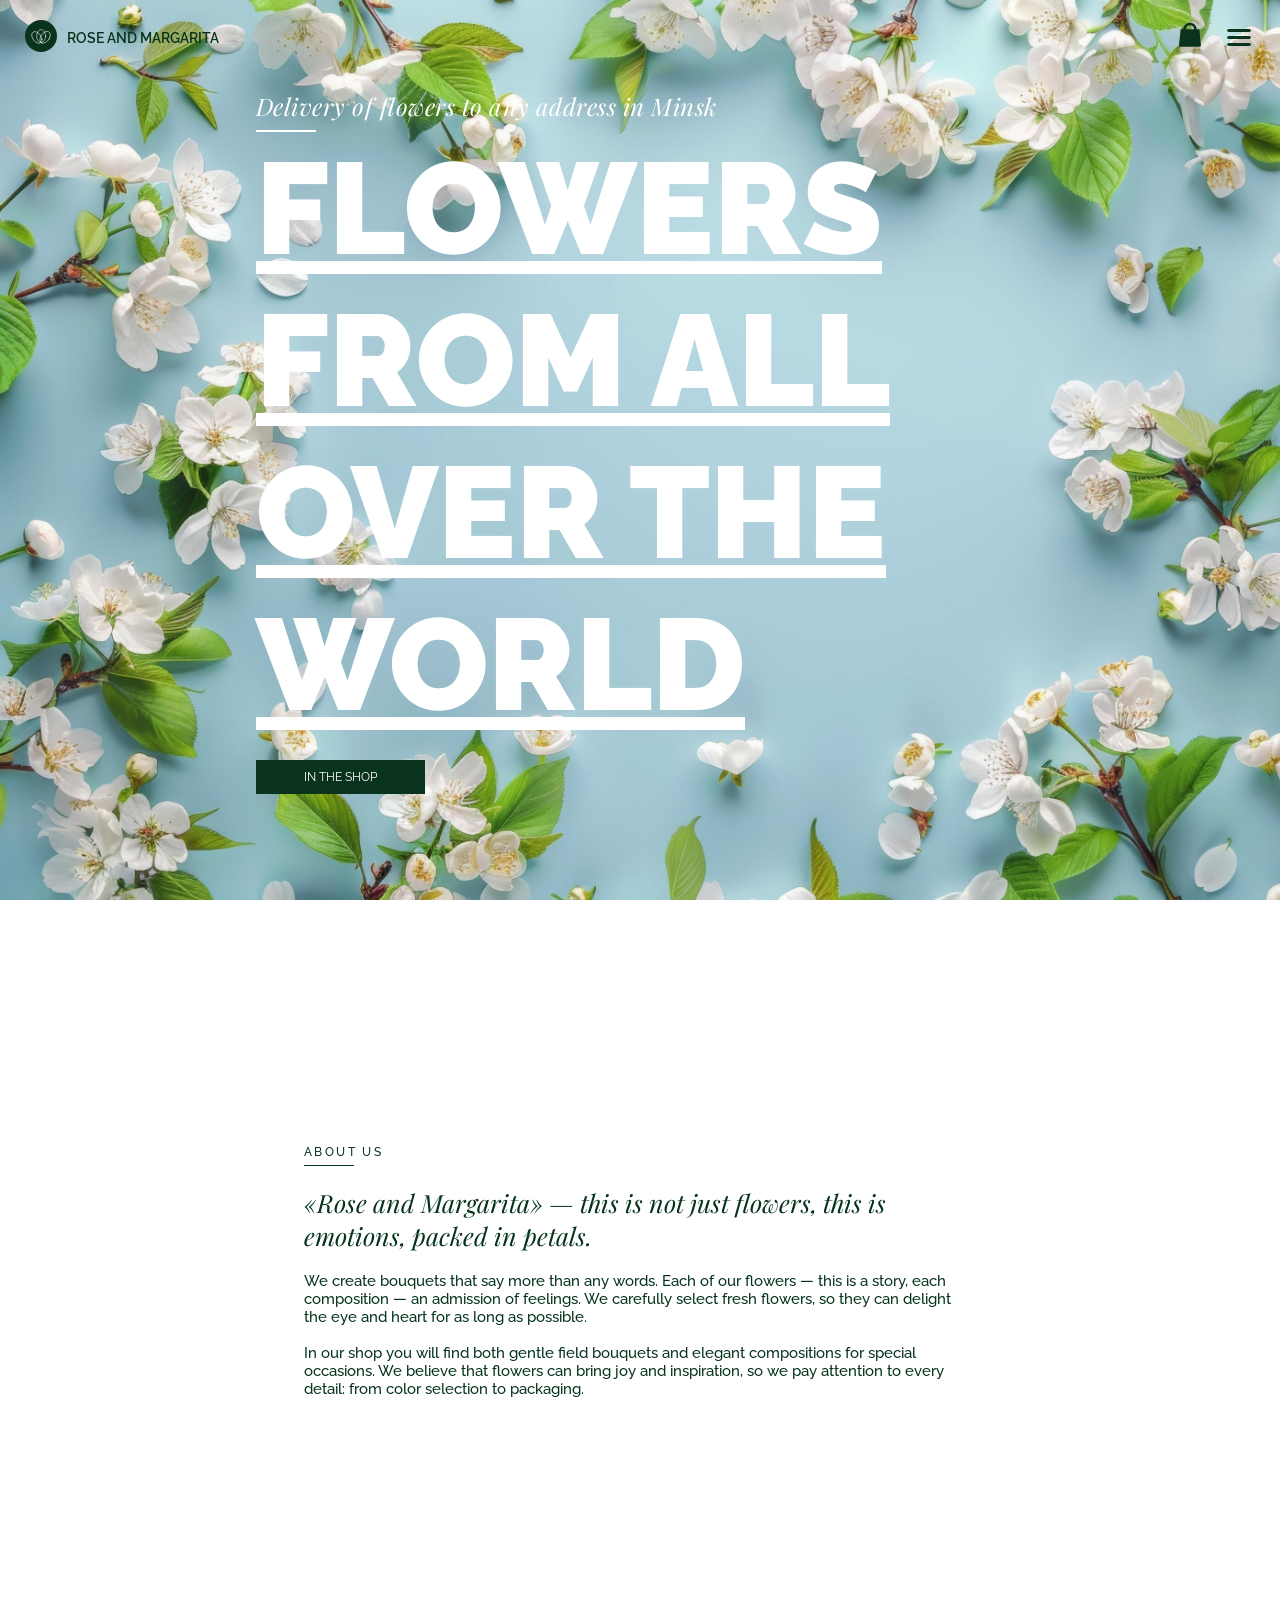
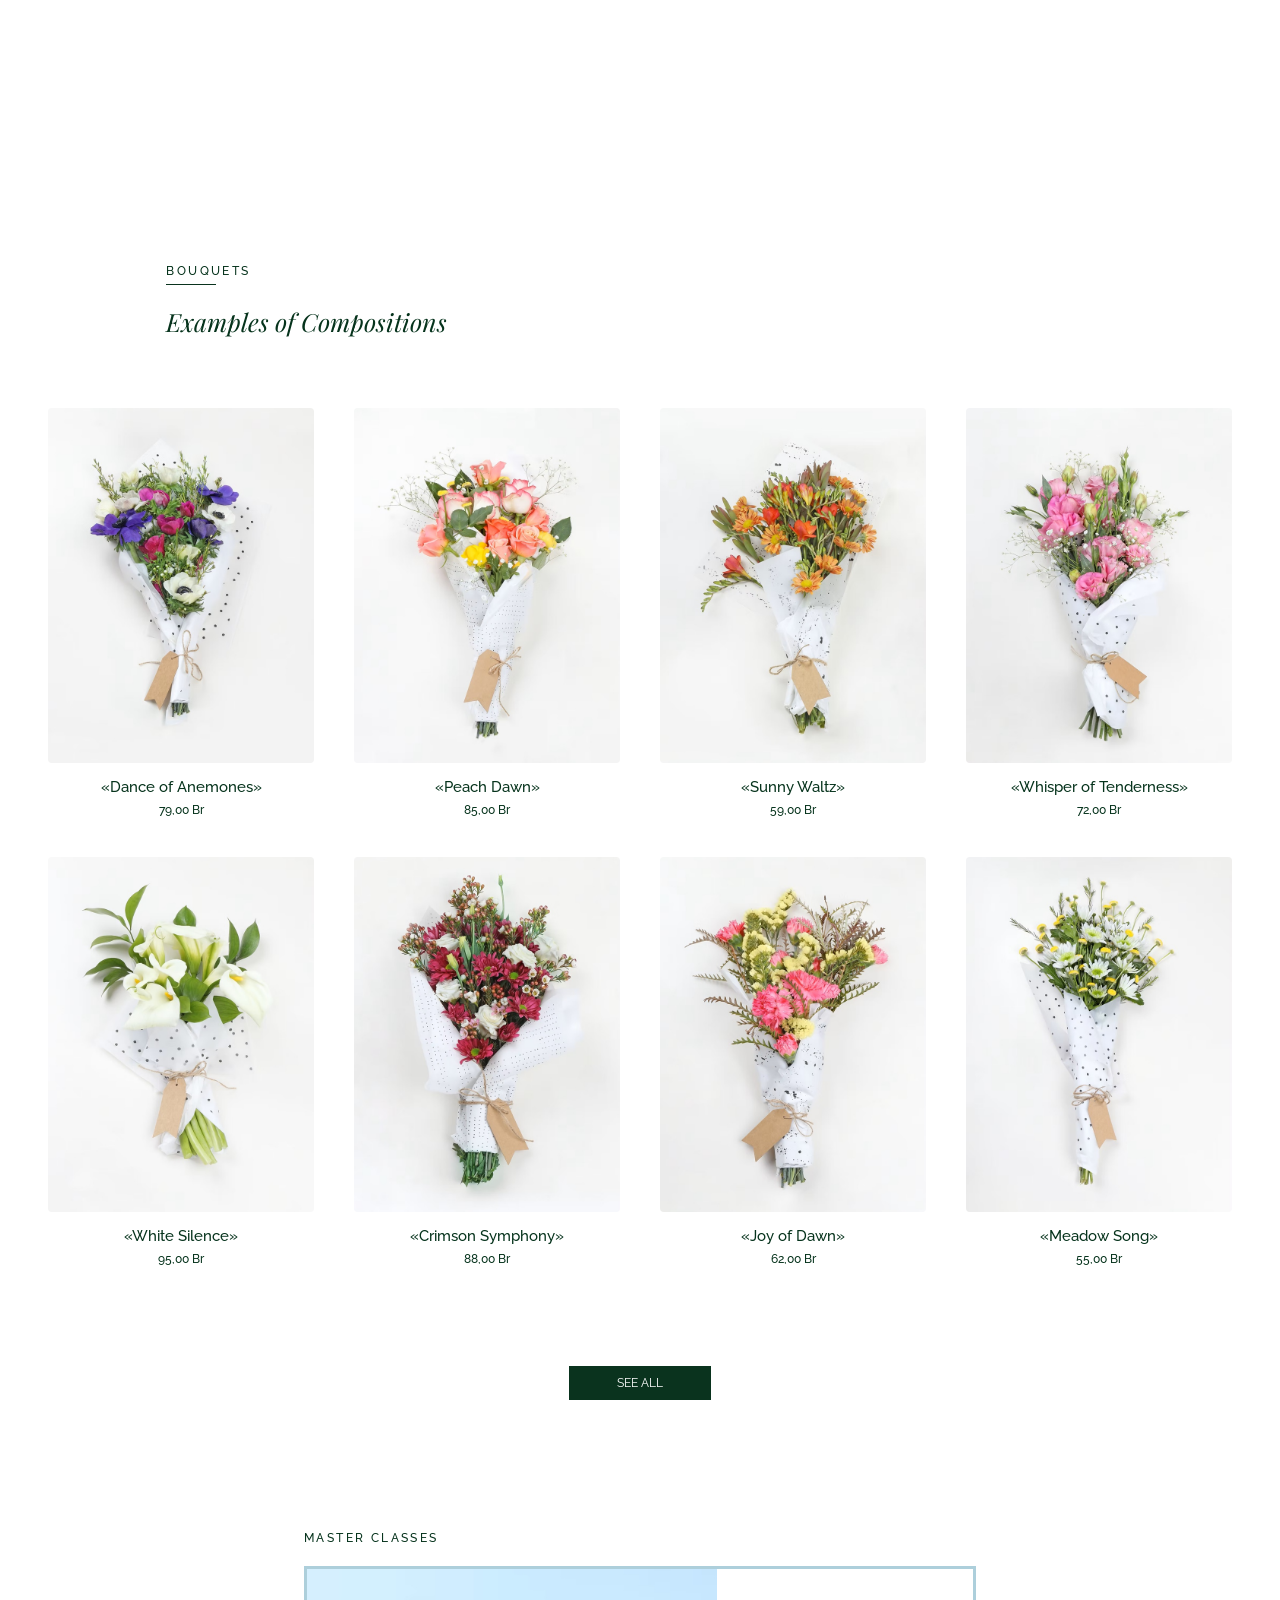
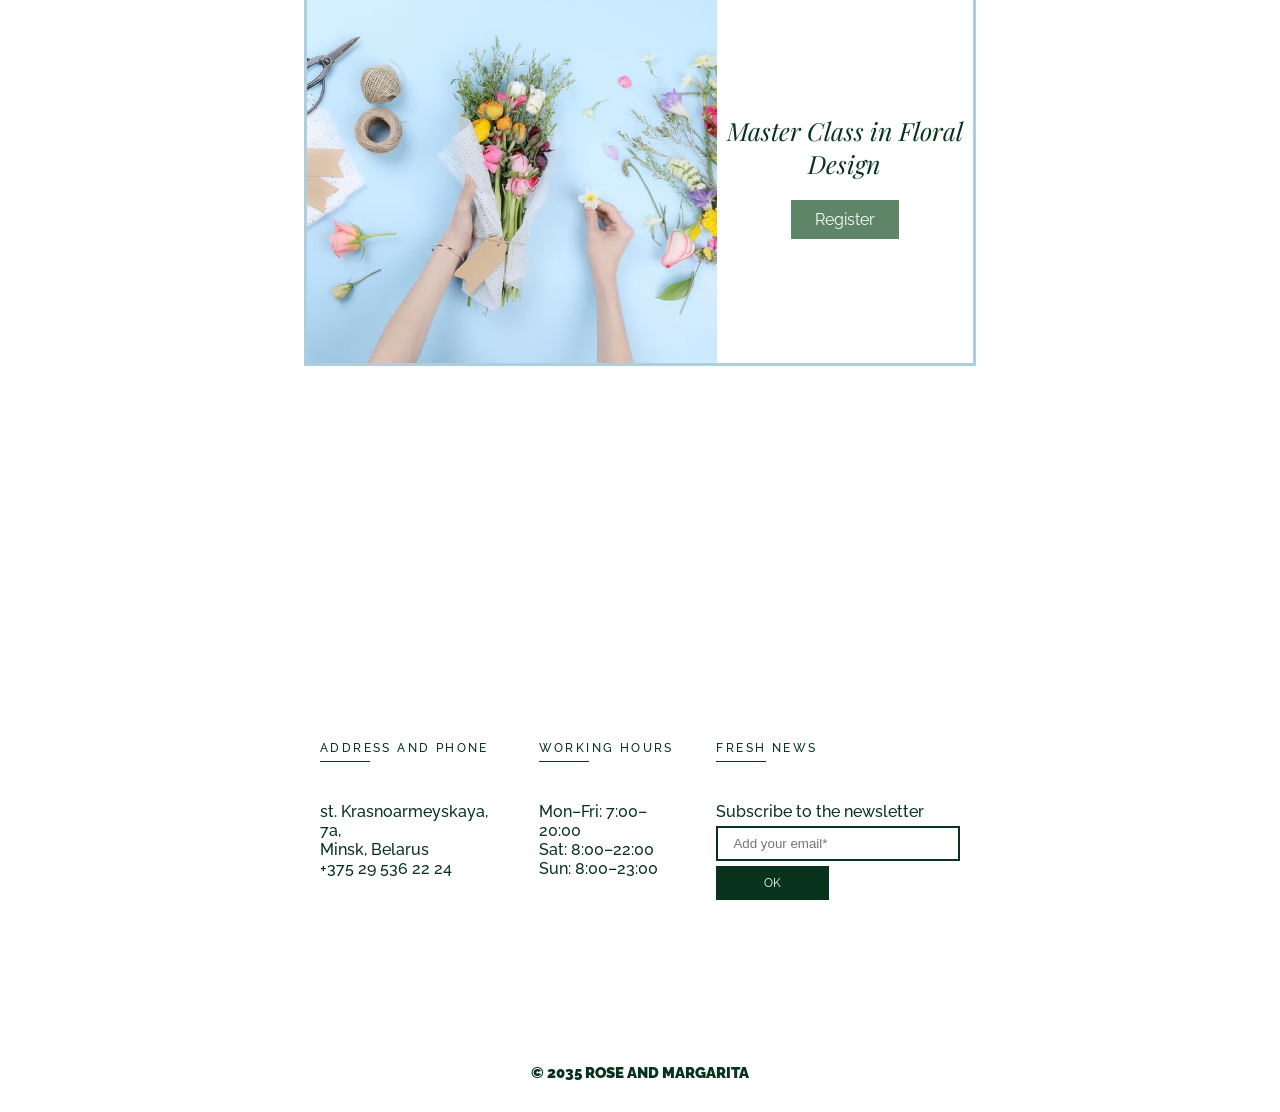
<file: index.html>
<!DOCTYPE html>
<html lang="en">
<head>
    <meta charset="UTF-8">
    <meta name="viewport" content="width=device-width, initial-scale=1">

    <link rel="stylesheet" href="./css/base.css" type="text/css">
    <link rel="stylesheet" href="./css/shop.css" type="text/css">
    <link rel="stylesheet" href="./css/master_classes.css" type="text/css">
    <link rel="stylesheet" href="./css/index.css" type="text/css">

    <link rel="preconnect" href="https://fonts.googleapis.com">
    <link rel="preconnect" href="https://fonts.gstatic.com" crossorigin>
    <link href="https://fonts.googleapis.com/css2?family=Playfair+Display:ital,wght@0,400..900;1,400..900&family=Raleway:ital,wght@0,100..900;1,100..900&display=swap" rel="stylesheet">


    <title>Rose and Margarita</title>
</head>
<body>
    <div class="wrapper">
        <div class="wrapper2">
            <header class="header">
                <div class="header_left">
                    <div class="logo">
                        <svg viewBox="0 0 31.90909 31.90909" version="1.1" id="svg1" xmlns="http://www.w3.org/2000/svg" xmlns:svg="http://www.w3.org/2000/svg">
                            <g id="g5" transform="translate(-61.3636389,-71.3863592)">
                                <circle class="Background" style="fill:#0a331e;fill-opacity:1;fill-rule:evenodd;stroke-width:0.264583" id="path1" cx="77.318184" cy="87.340904" r="15.954545" />
                                <g id="g4" transform="matrix(0.89294894,0,0,0.7574949,8.4292301,21.365624)">
                                    <ellipse class="petal" style="fill:none;fill-opacity:1;fill-rule:evenodd;stroke:#ffffff;stroke-width:0.643939;stroke-dasharray:none;stroke-opacity:1" id="path2-5" ry="8.5825109" rx="4.9771986" cy="86.669884" cx="77.916397" transform="matrix(0.99997479,0.00710014,-0.00666787,0.99997777,0,0)" />
                                    <ellipse class="petal" style="fill:none;fill-opacity:1;fill-rule:evenodd;stroke:#ffffff;stroke-width:0.634505;stroke-dasharray:none;stroke-opacity:1" id="path2" ry="8.3250303" rx="4.9819074" cy="42.943268" cx="112.836" transform="rotate(26.567566)" />
                                    <ellipse class="petal" style="fill:none;fill-opacity:1;fill-rule:evenodd;stroke:#ffffff;stroke-width:0.663329;stroke-dasharray:none;stroke-opacity:1" id="path2-8" ry="7.2217212" rx="6.2766562" cy="56.139534" cx="76.794029" transform="matrix(0.9033542,0.42889532,0.05606451,0.99842715,0,0)" />
                                </g>
                            </g>
                        </svg>


                    </div>
                    <a href="index.html" title="Open main page">Rose and Margarita</a>
                </div>
                <div class="header_right">
                    <div class="bag_icon">
                        <svg xmlns="http://www.w3.org/2000/svg" viewBox="0 0 24 24" fill="currentColor"  class="bag">
                            <path class="bag_body" d="M5 7h14l1.2 12a1 1 0 0 1-1 1H4.8a1 1 0 0 1-1-1L5 7Z" />
                            <path class="bag_handle" d="M8 7a4 4 0 0 1 8 0" fill="none" stroke-width="2"/>
                        </svg>
                    </div>

                    <div class="menu">
                        <div class="hamburger">
                            <div></div>
                            <div></div>
                            <div></div>
                        </div>
                    </div>
                </div>
            </header>

            <section class="hero" id="main">
                <div class="hero_aligner">
                <p class="subInfo">Delivery of flowers to any address in Minsk</p>
                <p class="bannerWords">flowers<br>from all <br>over the <br> world</p>
                <a class="button_a" href="#shop" title="Open products">in the shop</a>
                </div>
            </section>

            <section id="aboutUs" class="aboutUs">
                <div class="container">
                    <p class="subtitle">about us</p>
                    <p class="sectionTitle">&laquo;Rose and Margarita&raquo; &mdash; this is not just flowers, this is emotions, packed in petals.</p>
                    <p class="textInfo">We create bouquets that say more than any words. Each of our flowers &mdash; this is a story,
                        each composition &mdash; an admission of feelings. We carefully select fresh flowers,
                        so they can delight the eye and heart for as long as possible.<br><br>
                        In our shop you will find both gentle field bouquets and elegant compositions for special occasions.
                        We believe that flowers can bring joy and inspiration, so we pay attention to every detail:
                        from color selection to packaging.
                        </p>
                </div>
            </section>

            <section class="shop" id="shop">
                <div class="container">
                    <p class="subtitle">bouquets</p>
                    <p class="sectionTitle">Examples of Compositions</p>
                    <template id="product_template">
                        <article class="product">
                            <img class="product_image" src="" alt="" />
                                <p class="product_title textInfo"></p>
                                <p class="product_price textInfo"></p>
                        </article>
                    </template>
                    <section id="products" class="products"></section>
                    <a class="button_a" href="shop.html" title="Open shop" target="_blank">see all</a>
                </div>
            </section>

            <section class="master_classes">
                <div class="container">
                    <p class="subtitle">master classes</p>
                    <div class="master_class_div">
                        <div class="master_class_bg_image"></div>
                        <div class="master_class_info">
                            <a class="sectionTitle" href="master_class_registration.html" title="Go to registration for this master class">Master Class in Floral Design</a>
                            <a class="button_a" href="master_class_registration.html" title="Open registration for this master class" target="_blank">Register</a>
                        </div>
                    </div>
                </div>
            </section>

            <footer class="footer">
                <div id="contacts" class="container">
                    <div class="address_phone">
                        <p class="subtitle">address and phone</p>
                        <p class="textInfo">
                            st. Krasnoarmeyskaya, 7a,<br>
                            Minsk, Belarus<br>
                            <a class="textInfo" title="Call">+375 29 536 22 24</a>
                        </p>
                    </div>
                    <div class="working_hours">
                        <p class="subtitle">working hours</p>
                        <p class="textInfo">
                            Mon–Fri: 7:00&ndash;20:00<br>
                            Sat: 8:00&ndash;22:00<br>
                            Sun: 8:00&ndash;23:00
                        </p>
                    </div>

                    <div class="news">
                        <p class="subtitle">fresh news</p>
                        <form method="POST" action="#" class="formNews" onsubmit="return signForNews(event)" >
                            <label for="newsEmail" class="textInfo">Subscribe to the newsletter</label><br>
                            <input id="newsEmail" type="email" placeholder="Add your email*"  required/>
                            <button type="submit">ok</button>
                        </form>
                    </div>

                </div>
                <div class="copyright">
                    <p class="textInfo">&copy; 2035 ROSE AND MARGARITA</p>
                </div>
            </footer>

            <div class="overlay" id="menu_overlay" hidden></div>

            <nav class="offcanvas" id="site_menu" >
            <div class="offcanvas_close" id="menu_close">
                <div></div>
                <div></div>
            </div>
            <ul class="offcanvas_list">
                <li><a class="offcanvas_link textInfo" href="index.html" title="Open main page">main</a></li>
                <li><a class="offcanvas_link textInfo" href="#aboutUs" title="Open information about us">about us</a></li>
                <li><a class="offcanvas_link textInfo" href="shop.html" title="Open shop" target="_blank">shop</a></li>
                <li><a class="offcanvas_link textInfo" href="master_classes.html" title="Open page about master classes" target="_blank">master classes</a></li>
                <li><a class="offcanvas_link textInfo" href="#contacts" title="Open information about address and phone">address and phone</a></li>
            </ul>
        </nav>

        </div>
    </div>

    <script type="module" src="./scripts/shop.js" defer></script>
</body>
</html>
</file>
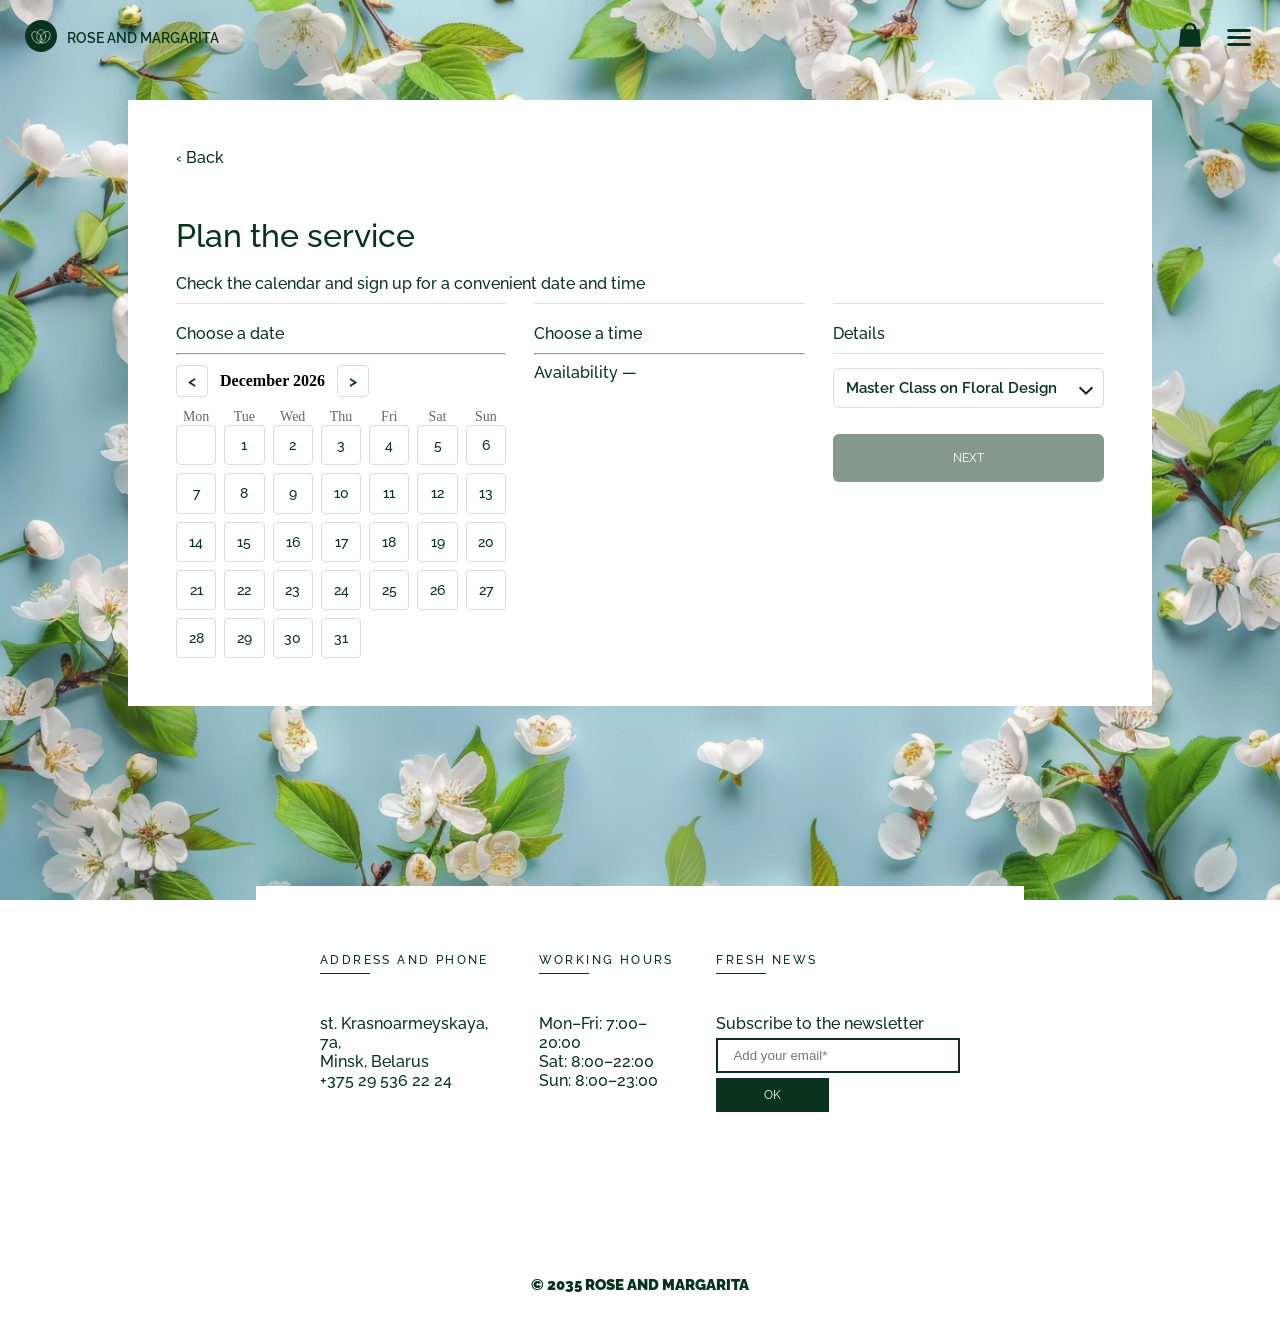
<file: master_class_registration.html>
<!DOCTYPE html>
<html lang="en">
<head>
    <meta charset="UTF-8">
    <meta name="viewport" content="width=device-width, initial-scale=1">

    <link rel="stylesheet" href="./css/base.css" type="text/css">
    <link rel="stylesheet" href="./css/master_class_registration_style.css">


    <link rel="preconnect" href="https://fonts.googleapis.com">
    <link rel="preconnect" href="https://fonts.gstatic.com" crossorigin>
    <link href="https://fonts.googleapis.com/css2?family=Playfair+Display:ital,wght@0,400..900;1,400..900&family=Raleway:ital,wght@0,100..900;1,100..900&display=swap" rel="stylesheet">

    <title>Registration for Master Class</title>
</head>
<body>
    <div class="wrapper">
        <div class="wrapper2">
            <header class="header">
                <div class="header_left">
                    <div class="logo">
                        <svg viewBox="0 0 31.90909 31.90909" version="1.1" id="svg1" xmlns="http://www.w3.org/2000/svg" xmlns:svg="http://www.w3.org/2000/svg">
                            <g id="g5" transform="translate(-61.3636389,-71.3863592)">
                                <circle class="Background" style="fill:#0a331e;fill-opacity:1;fill-rule:evenodd;stroke-width:0.264583" id="path1" cx="77.318184" cy="87.340904" r="15.954545" />
                                <g id="g4" transform="matrix(0.89294894,0,0,0.7574949,8.4292301,21.365624)">
                                    <ellipse class="petal" style="fill:none;fill-opacity:1;fill-rule:evenodd;stroke:#ffffff;stroke-width:0.643939;stroke-dasharray:none;stroke-opacity:1" id="path2-5" ry="8.5825109" rx="4.9771986" cy="86.669884" cx="77.916397" transform="matrix(0.99997479,0.00710014,-0.00666787,0.99997777,0,0)" />
                                    <ellipse class="petal" style="fill:none;fill-opacity:1;fill-rule:evenodd;stroke:#ffffff;stroke-width:0.634505;stroke-dasharray:none;stroke-opacity:1" id="path2" ry="8.3250303" rx="4.9819074" cy="42.943268" cx="112.836" transform="rotate(26.567566)" />
                                    <ellipse class="petal" style="fill:none;fill-opacity:1;fill-rule:evenodd;stroke:#ffffff;stroke-width:0.663329;stroke-dasharray:none;stroke-opacity:1" id="path2-8" ry="7.2217212" rx="6.2766562" cy="56.139534" cx="76.794029" transform="matrix(0.9033542,0.42889532,0.05606451,0.99842715,0,0)" />
                                </g>
                            </g>
                        </svg>


                    </div>
                    <a href="index.html" title="Open main page">Rose and Margarita</a>
                </div>
                <div class="header_right">
                    <div class="bag_icon">
                        <svg xmlns="http://www.w3.org/2000/svg" viewBox="0 0 24 24" fill="currentColor"  class="bag">
                            <path class="bag_body" d="M5 7h14l1.2 12a1 1 0 0 1-1 1H4.8a1 1 0 0 1-1-1L5 7Z" />
                            <path class="bag_handle" d="M8 7a4 4 0 0 1 8 0" fill="none" stroke-width="2"/>
                        </svg>
                    </div>

                    <div class="menu">
                        <div class="hamburger">
                            <div></div>
                            <div></div>
                            <div></div>
                        </div>
                    </div>
                </div>
            </header>

            <section class="registration">
                <div class="container">
                    <a class="textInfo" id="back_link" href="index.html" rel="prev" title="Back to previous page">‹ Back</a>

                    <p class="textInfo header">Plan the service</p>
                    <p class="textInfo">Check the calendar and sign up for a convenient date and time</p>

                    <div class="mc_layout">
                        <section class="mc_col calendar">
                            <p class="textInfo">Choose a date</p>
                            <hr class="sep"/>

                            <div class="cal_head">
                                <button type="button" class="cal_nav" id="cal_prev"><</button>
                                <div class="cal_title"><span id="cal_month"></span> <span id="cal_year"></span></div>
                                <button type="button" class="cal_nav" id="cal_next">></button>
                            </div>

                            <div class="cal-weekdays">
                                <span>Mon</span><span>Tue</span><span>Wed</span><span>Thu</span><span>Fri</span><span>Sat</span><span>Sun</span>
                            </div>
                            <div class="cal-grid" id="cal_grid"><!-- here days are going to be rendered --></div>
                        </section>

                        <section class="mc_col times">
                            <p class="textInfo">Choose a time</p>
                            <hr class="sep"/>
                            <p class="textInfo" id="times_title">Availability <span id="times_date_label"></span></p>
                            <div class="times-list" id="times_list"><!-- buttons with times --></div>
                        </section>

                        <!-- Колонка 3: подробности / форма -->
                        <aside class="mc_col details">
                            <p class="textInfo" id="details_title">Details</p>
                            <hr class="sep"/>

                            <div class="acc">
                                <button type="button" class="acc__toggle" aria-expanded="false" aria-controls="acc1">
                                    Master Class on Floral Design
                                    <span class="acc__chevron" aria-hidden="true"></span>
                                </button>
                                <div class="acc__panel" id="acc1">
                                    <p class="textInfo">In the store<br>3 hours<br>Employee 1</p>
                                    <p class="textInfo">Cost: <b>750 Br</b></p>
                                    <p class="textInfo" id="chosen_dt" hidden>August 25, 2025 at 10:00</p>
                                </div>
                            </div>

                            <button id="btn_next" class="btn-primary" disabled>Next</button>

                            <!-- ФОРМА -->
                            <div class="booking-form" id="booking_form" hidden>
                                <p class="textInfo">Booking Form</p>

                                <div class="summary-card">
                                    <p class="textInfo strong">Master Class on Floral Design</p>
                                    <p class="textInfo small" id="summary_dt">August 25, 2025 at 10:00</p>
                                    <p class="textInfo small">In the store</p>
                                    <p class="textInfo small">Employee 1<br>3 hours.</p>
                                </div>

                                <form method="POST" action="#" onsubmit="return registerMC(event)">
                                    <div class="grid2">
                                        <label>First Name*<input required id="f_name" type="text"></label>
                                        <label>Last Name*<input required id="f_lname" type="text"></label>
                                    </div>
                                    <div class="grid2">
                                        <label>Email*<input required id="f_email" type="email"></label>
                                        <label>Phone<input id="f_phone" type="tel"></label>
                                    </div>
                                    <label>Add Message<textarea id="f_msg" rows="3"></textarea></label>

                                    <hr class="sep"/>

                                    <p class="textInfo">Payment Details</p>
                                    <div class="total-row">
                                        <span class="textInfo">Total</span>
                                        <span class="total-amount">750 Br</span>
                                    </div>

                                    <p class="textInfo small muted">
                                        By completing the booking, you agree to receive notifications about it via SMS.
                                    </p>
                                    <button class="btn-primary" type="submit">Register</button>
                                </form>
                            </div>
                        </aside>
                    </div>
                </div>
            </section>


            <footer class="footer">
                <div id="contacts" class="container">
                    <div class="address_phone">
                        <p class="subtitle">address and phone</p>
                        <p class="textInfo">
                            st. Krasnoarmeyskaya, 7a,<br>
                            Minsk, Belarus<br>
                            <a class="textInfo" title="Call">+375 29 536 22 24</a>
                        </p>
                    </div>

                    <div class="working_hours">
                        <p class="subtitle">working hours</p>
                        <p class="textInfo">
                            Mon–Fri: 7:00&ndash;20:00<br>
                            Sat: 8:00&ndash;22:00<br>
                            Sun: 8:00&ndash;23:00
                        </p>
                    </div>

                    <div class="news">
                        <p class="subtitle">fresh news</p>
                        <form method="POST" action="#" class="formNews" onsubmit="return signForNews(event)">
                            <label for="newsEmail" class="textInfo">Subscribe to the newsletter</label><br>
                            <input id="newsEmail" type="email" placeholder="Add your email*"  required/>
                            <button type="submit">ok</button>
                        </form>
                    </div>

                </div>
                <div class="copyright">
                    <p class="textInfo">&copy; 2035 ROSE AND MARGARITA</p>
                </div>
            </footer>

            <div class="overlay" id="menu_overlay" hidden></div>

            <nav class="offcanvas" id="site_menu" >
                <div class="offcanvas_close" id="menu_close">
                    <div></div>
                    <div></div>
                </div>
                <ul class="offcanvas_list">
                    <li><a class="offcanvas_link textInfo" href="index.html" title="Open main page">main</a></li>
                    <li><a class="offcanvas_link textInfo" href="index.html#aboutUs" title="Open information about us">about us</a></li>
                    <li><a class="offcanvas_link textInfo" href="shop.html" title="Open shop" target="_blank">shop</a></li>
                    <li><a class="offcanvas_link textInfo" href="master_classes.html" title="Open page about master classes" target="_blank">master classes</a></li>
                    <li><a class="offcanvas_link textInfo" href="#contacts" title="Open information about address and phone">address and phone</a></li>
                </ul>
            </nav>
        </div>
    </div>

    <script type="module" src="./scripts/master_class_registration.js" defer></script>
</body>
</html>
</file>
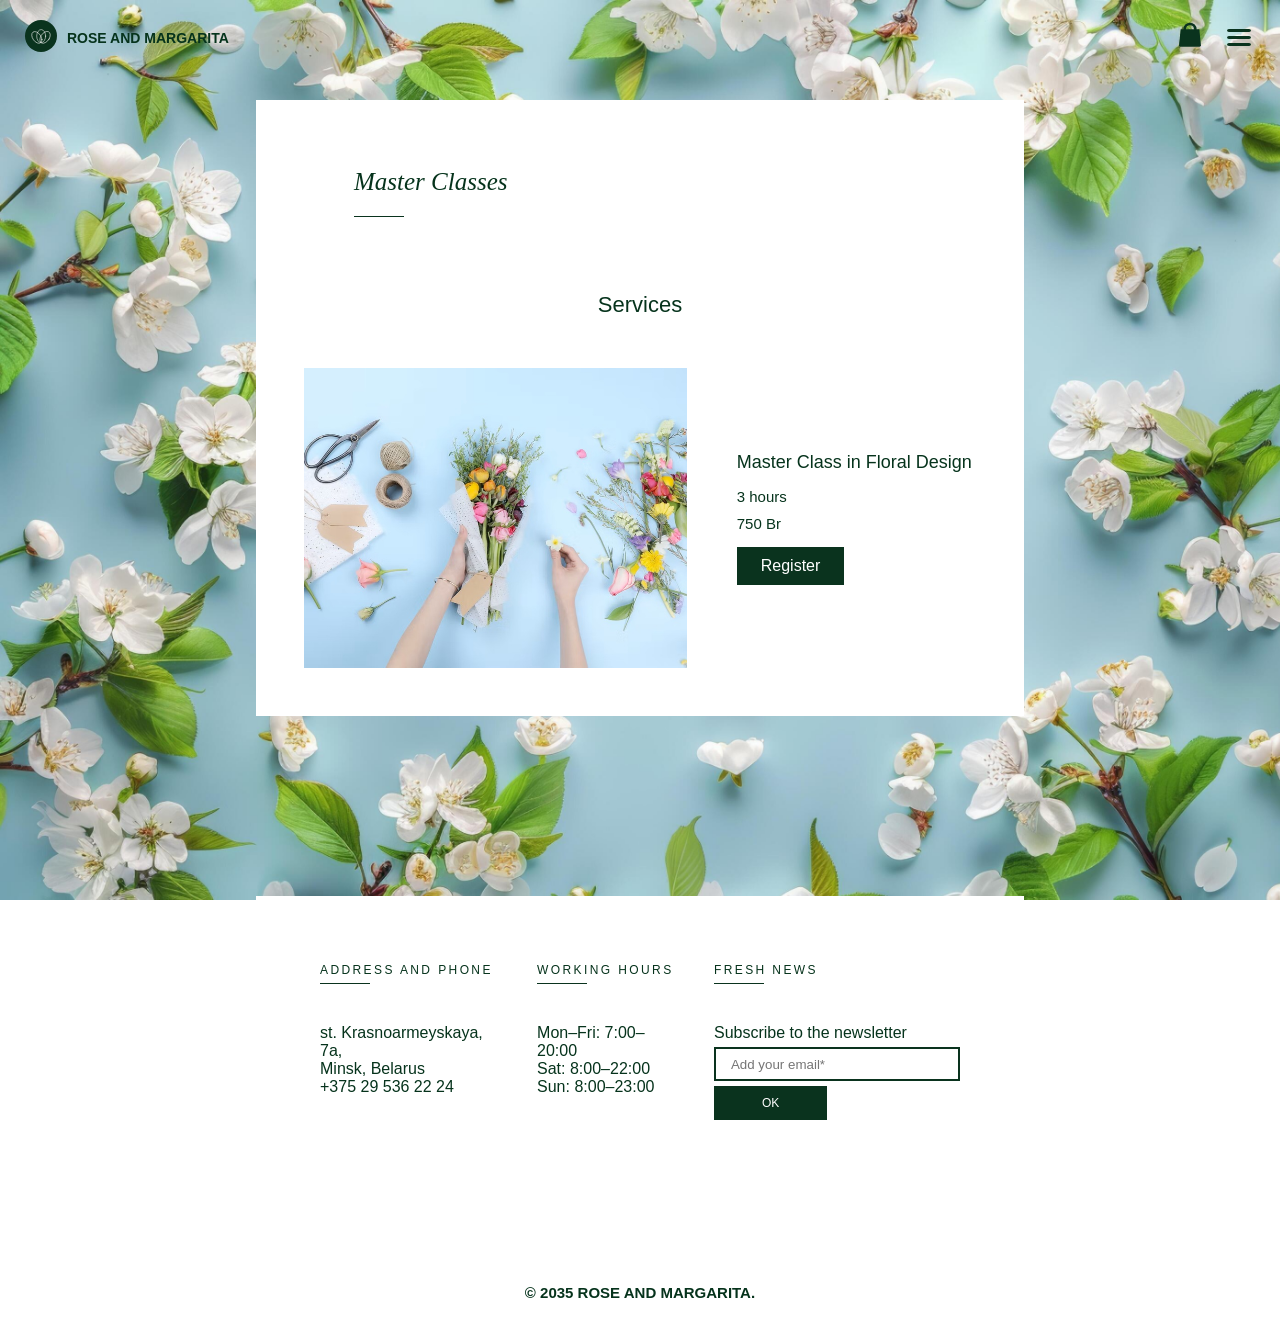
<file: master_classes.html>
<!DOCTYPE html>
<html lang="en">
<head>
    <meta charset="UTF-8">
    <meta name="viewport" content="width=device-width, initial-scale=1">

    <link rel="stylesheet" href="./css/base.css" type="text/css">
    <link rel="stylesheet" href="./css/master_classes.css" type="text/css">
    <link rel="stylesheet" href="./css/master_classes_style.css" type="text/css">

    <link rel="preconnect" href="https://fonts.googleapis.com">
    <link rel="preconnect" href="https://fonts.gstatic.com" crossorigin>

    <title>Master Classes</title>
</head>
<body>
    <div class="wrapper">
        <div class="wrapper2">
            <header class="header">
                <div class="header_left">
                    <div class="logo">
                        <svg viewBox="0 0 31.90909 31.90909" version="1.1" id="svg1" xmlns="http://www.w3.org/2000/svg" xmlns:svg="http://www.w3.org/2000/svg">
                            <g id="g5" transform="translate(-61.3636389,-71.3863592)">
                                <circle class="Background" style="fill:#0a331e;fill-opacity:1;fill-rule:evenodd;stroke-width:0.264583" id="path1" cx="77.318184" cy="87.340904" r="15.954545" />
                                <g id="g4" transform="matrix(0.89294894,0,0,0.7574949,8.4292301,21.365624)">
                                    <ellipse class="petal" style="fill:none;fill-opacity:1;fill-rule:evenodd;stroke:#ffffff;stroke-width:0.643939;stroke-dasharray:none;stroke-opacity:1" id="path2-5" ry="8.5825109" rx="4.9771986" cy="86.669884" cx="77.916397" transform="matrix(0.99997479,0.00710014,-0.00666787,0.99997777,0,0)" />
                                    <ellipse class="petal" style="fill:none;fill-opacity:1;fill-rule:evenodd;stroke:#ffffff;stroke-width:0.634505;stroke-dasharray:none;stroke-opacity:1" id="path2" ry="8.3250303" rx="4.9819074" cy="42.943268" cx="112.836" transform="rotate(26.567566)" />
                                    <ellipse class="petal" style="fill:none;fill-opacity:1;fill-rule:evenodd;stroke:#ffffff;stroke-width:0.663329;stroke-dasharray:none;stroke-opacity:1" id="path2-8" ry="7.2217212" rx="6.2766562" cy="56.139534" cx="76.794029" transform="matrix(0.9033542,0.42889532,0.05606451,0.99842715,0,0)" />
                                </g>
                            </g>
                        </svg>


                    </div>
                    <a href="index.html" title="Open main page">ROSE AND MARGARITA</a>
                </div>
                <div class="header_right">
                    <div class="bag_icon">
                        <svg xmlns="http://www.w3.org/2000/svg" viewBox="0 0 24 24" fill="currentColor"  class="bag">
                            <path class="bag_body" d="M5 7h14l1.2 12a1 1 0 0 1-1 1H4.8a1 1 0 0 1-1-1L5 7Z" />
                            <path class="bag_handle" d="M8 7a4 4 0 0 1 8 0" fill="none" stroke-width="2"/>
                        </svg>
                    </div>

                    <div class="menu">
                        <div class="hamburger">
                            <div></div>
                            <div></div>
                            <div></div>
                        </div>
                    </div>
                </div>
            </header>

            <section class="master_classes">
                <div class="container">
                    <p class="subtitle sectionTitle with_margin">Master Classes</p>
                    <p class="textInfo subSectionTitle">Services</p>
                    <div class="master_class_div">
                        <div class="master_class_bg_image"></div>
                        <div class="master_class_info">
                            <a class="textInfo mc_name" href="master_class_registration.html" title="Open registration for this master class">Master Class in Floral Design</a>
                            <p class="textInfo">3 hours</p>
                            <p class="textInfo">750 Br</p>
                            <a class="button_a" href="master_class_registration.html" title="Open registration for this master class">Register</a>
                        </div>
                    </div>
                </div>
            </section>

            <footer class="footer">
                <div id="contacts" class="container">
                    <div class="address_phone">
                        <p class="subtitle">address and phone</p>
                        <p class="textInfo">
                            st. Krasnoarmeyskaya, 7a,<br>
                            Minsk, Belarus<br>
                            <a class="textInfo" title="Call">+375 29 536 22 24</a>
                        </p>
                    </div>

                    <div class="working_hours">
                        <p class="subtitle">working hours</p>
                        <p class="textInfo">
                            Mon–Fri: 7:00&ndash;20:00<br>
                            Sat: 8:00&ndash;22:00<br>
                            Sun: 8:00&ndash;23:00
                        </p>
                    </div>

                    <div class="news">
                        <p class="subtitle">fresh news</p>
                        <form method="POST" action="#" class="formNews" onsubmit="return signForNews(event)">
                            <label for="newsEmail" class="textInfo">Subscribe to the newsletter</label><br>
                            <input id="newsEmail" type="email" placeholder="Add your email*"  required/>
                            <button type="submit">ok</button>
                        </form>
                    </div>

                </div>
                <div class="copyright">
                    <p class="textInfo">&copy; 2035 ROSE AND MARGARITA.</p>
                </div>
            </footer>

            <div class="overlay" id="menu_overlay" hidden></div>

            <nav class="offcanvas" id="site_menu" >
                <div class="offcanvas_close" id="menu_close">
                    <div></div>
                    <div></div>
                </div>
                <ul class="offcanvas_list">
                    <li><a class="offcanvas_link textInfo" href="index.html" title="Open main page">main</a></li>
                    <li><a class="offcanvas_link textInfo" href="index.html#aboutUs" title="Open information about us">about us</a></li>
                    <li><a class="offcanvas_link textInfo" href="shop.html" title="Open shop" target="_blank">shop</a></li>
                    <li><a class="offcanvas_link textInfo" href="master_classes.html" title="Open page about master classes" target="_blank">master classes</a></li>
                    <li><a class="offcanvas_link textInfo" href="#contacts" title="Open information about address and phone">address and phone</a></li>
                </ul>
            </nav>
        </div>
    </div>

    <script type="module" src="./scripts/master_classes.js" defer></script>
</body>
</html>
</file>
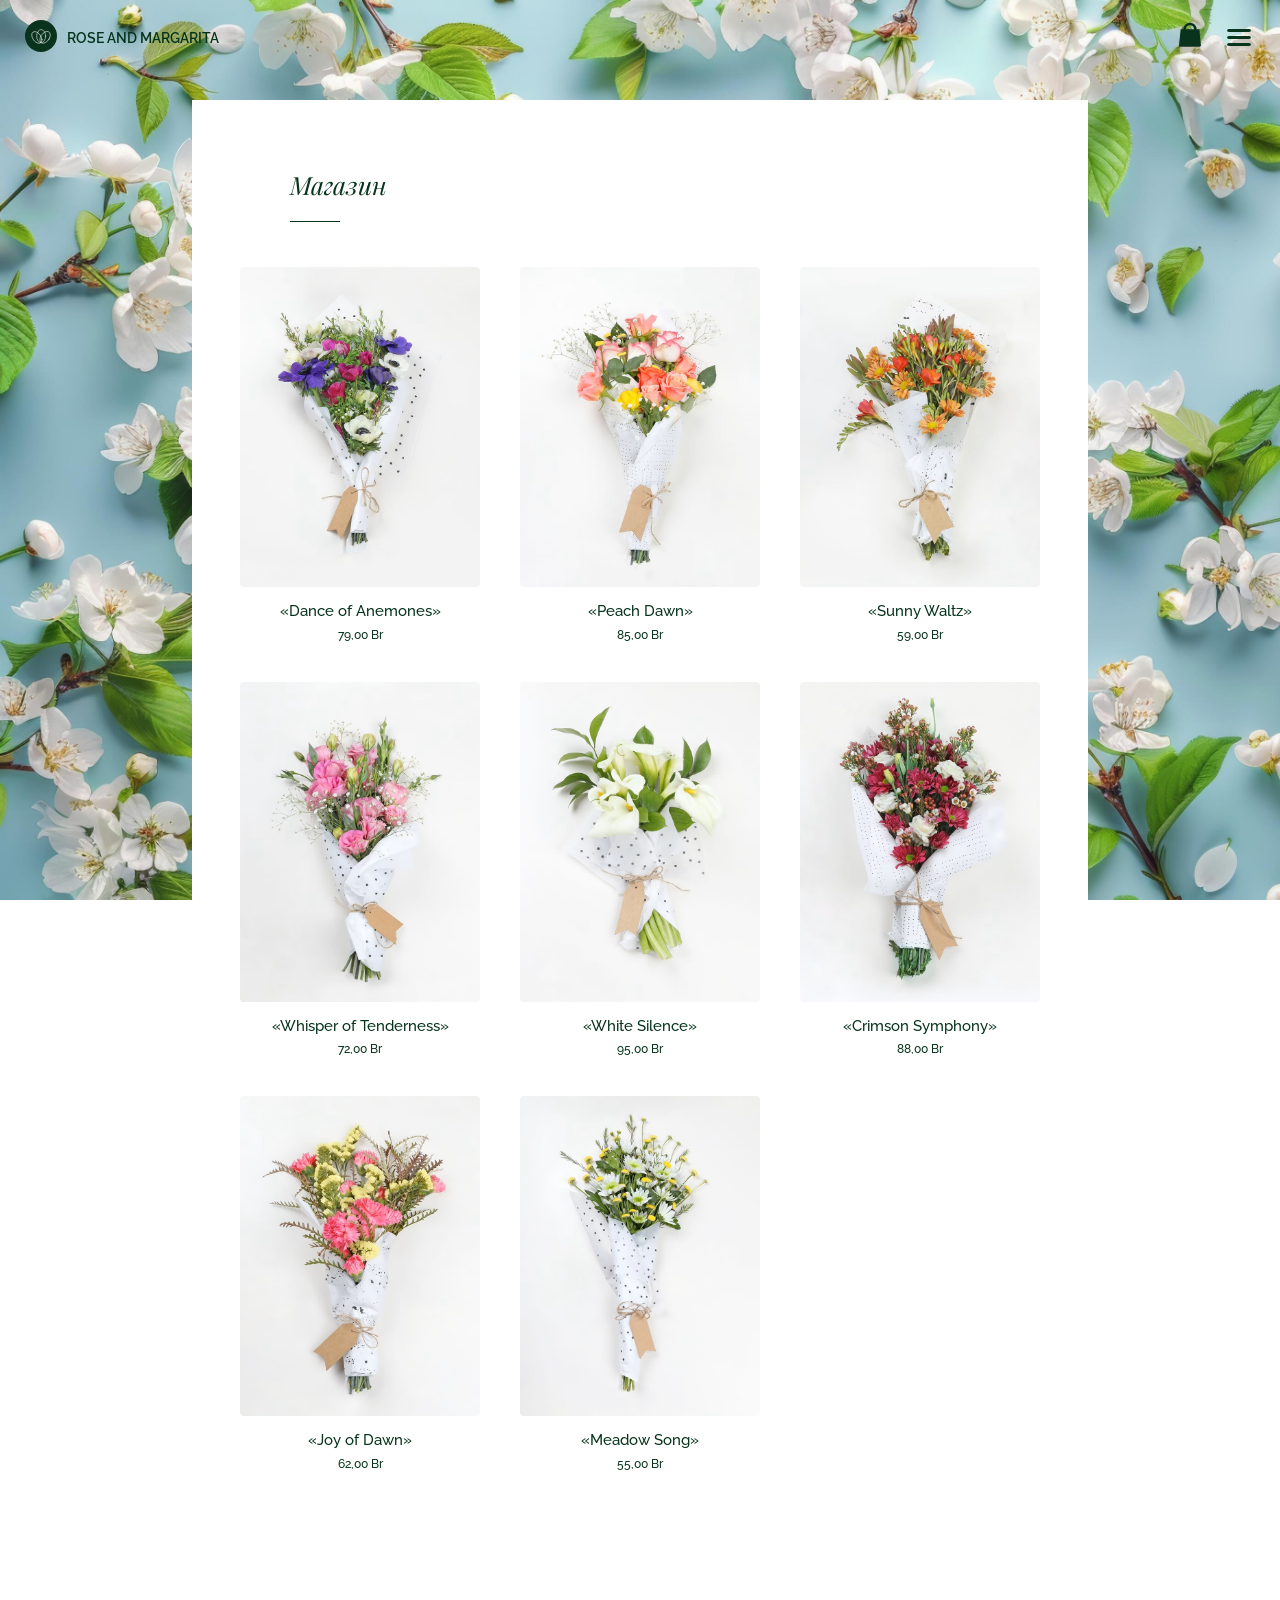
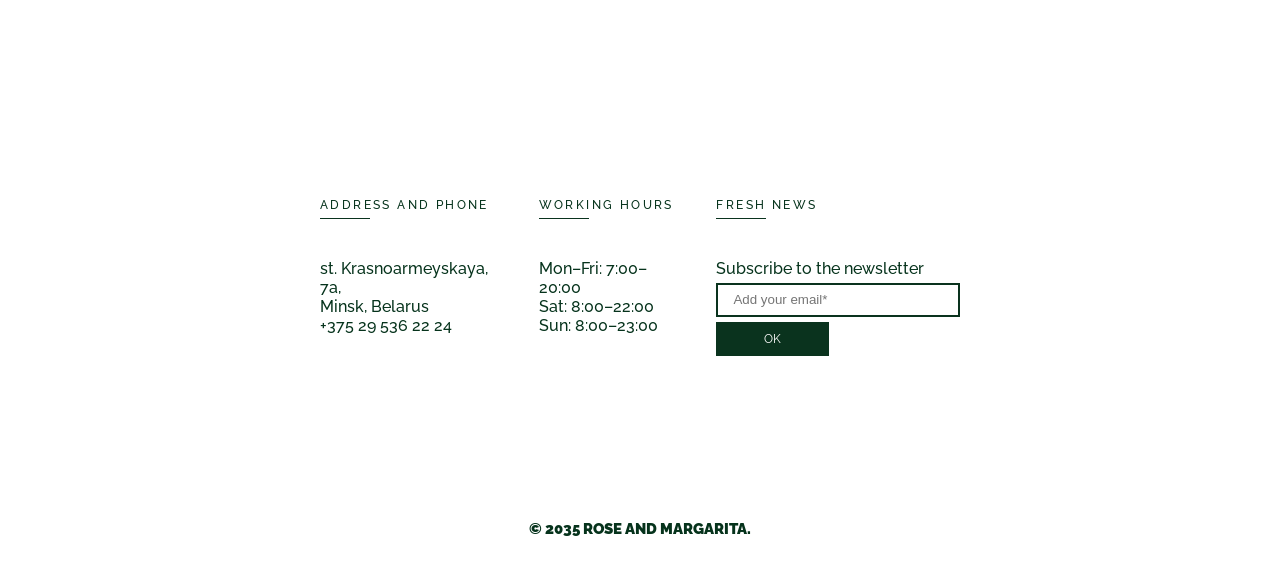
<file: shop.html>
<!DOCTYPE html>
<html lang="en">
<head>
    <meta charset="UTF-8">
    <meta name="viewport" content="width=device-width, initial-scale=1">

    <link rel="stylesheet" href="./css/base.css" type="text/css">
    <link rel="stylesheet" href="./css/shop.css" type="text/css">
    <link rel="stylesheet" href="./css/shop_style.css" type="text/css">

    <link rel="preconnect" href="https://fonts.googleapis.com">
    <link rel="preconnect" href="https://fonts.gstatic.com" crossorigin>
    <link href="https://fonts.googleapis.com/css2?family=Playfair+Display:ital,wght@0,400..900;1,400..900&family=Raleway:ital,wght@0,100..900;1,100..900&display=swap" rel="stylesheet">

    <title>Shop</title>
</head>
<body>
    <div class="wrapper">
        <div class="wrapper2">
            <header class="header">
                <div class="header_left">
                    <div class="logo">
                        <svg viewBox="0 0 31.90909 31.90909" version="1.1" id="svg1" xmlns="http://www.w3.org/2000/svg" xmlns:svg="http://www.w3.org/2000/svg">
                            <g id="g5" transform="translate(-61.3636389,-71.3863592)">
                                <circle class="Background" style="fill:#0a331e;fill-opacity:1;fill-rule:evenodd;stroke-width:0.264583" id="path1" cx="77.318184" cy="87.340904" r="15.954545" />
                                <g id="g4" transform="matrix(0.89294894,0,0,0.7574949,8.4292301,21.365624)">
                                    <ellipse class="petal" style="fill:none;fill-opacity:1;fill-rule:evenodd;stroke:#ffffff;stroke-width:0.643939;stroke-dasharray:none;stroke-opacity:1" id="path2-5" ry="8.5825109" rx="4.9771986" cy="86.669884" cx="77.916397" transform="matrix(0.99997479,0.00710014,-0.00666787,0.99997777,0,0)" />
                                    <ellipse class="petal" style="fill:none;fill-opacity:1;fill-rule:evenodd;stroke:#ffffff;stroke-width:0.634505;stroke-dasharray:none;stroke-opacity:1" id="path2" ry="8.3250303" rx="4.9819074" cy="42.943268" cx="112.836" transform="rotate(26.567566)" />
                                    <ellipse class="petal" style="fill:none;fill-opacity:1;fill-rule:evenodd;stroke:#ffffff;stroke-width:0.663329;stroke-dasharray:none;stroke-opacity:1" id="path2-8" ry="7.2217212" rx="6.2766562" cy="56.139534" cx="76.794029" transform="matrix(0.9033542,0.42889532,0.05606451,0.99842715,0,0)" />
                                </g>
                            </g>
                        </svg>


                    </div>
                    <a href="index.html" title="Open main page">Rose and Margarita</a>
                </div>
                <div class="header_right">
                    <div class="bag_icon">
                        <svg xmlns="http://www.w3.org/2000/svg" viewBox="0 0 24 24" fill="currentColor"  class="bag">
                            <path class="bag_body" d="M5 7h14l1.2 12a1 1 0 0 1-1 1H4.8a1 1 0 0 1-1-1L5 7Z" />
                            <path class="bag_handle" d="M8 7a4 4 0 0 1 8 0" fill="none" stroke-width="2"/>
                        </svg>
                    </div>

                    <div class="menu">
                        <div class="hamburger">
                            <div></div>
                            <div></div>
                            <div></div>
                        </div>
                    </div>
                </div>
            </header>

            <section class="shop">
                <div class="container">
                    <p class="subtitle sectionTitle with_margin">Магазин</p>
                    <template id="product_template">
                        <article class="product">
                            <img class="product_image" src="" alt="" />
                            <p class="product_title textInfo"></p>
                            <p class="product_price textInfo"></p>
                        </article>
                    </template>
                    <section id="products" class="products"></section>
                </div>
            </section>

            <footer class="footer">
                <div id="contacts" class="container">
                    <div class="address_phone">
                        <p class="subtitle">address and phone</p>
                        <p class="textInfo">
                            st. Krasnoarmeyskaya, 7a,<br>
                            Minsk, Belarus<br>
                            <a class="textInfo" title="Call">+375 29 536 22 24</a>
                        </p>
                    </div>

                    <div class="working_hours">
                        <p class="subtitle">working hours</p>
                        <p class="textInfo">
                            Mon–Fri: 7:00&ndash;20:00<br>
                            Sat: 8:00&ndash;22:00<br>
                            Sun: 8:00&ndash;23:00
                        </p>
                    </div>

                    <div class="news">
                        <p class="subtitle">fresh news</p>
                        <form method="POST" action="#" class="formNews" onsubmit="return signForNews(event)">
                            <label for="newsEmail" class="textInfo">Subscribe to the newsletter</label><br>
                            <input id="newsEmail" type="email" placeholder="Add your email*"  required/>
                            <button type="submit">ok</button>
                        </form>
                    </div>

                </div>
                <div class="copyright">
                    <p class="textInfo">&copy; 2035 ROSE AND MARGARITA.</p>
                </div>
            </footer>

            <div class="overlay" id="menu_overlay" hidden></div>

            <nav class="offcanvas" id="site_menu">
                <div class="offcanvas_close" id="menu_close">
                    <div></div>
                    <div></div>
                </div>
                <ul class="offcanvas_list">
                    <li><a class="offcanvas_link textInfo" href="index.html" title="Open main page">main</a></li>
                    <li><a class="offcanvas_link textInfo" href="index.html#aboutUs" title="Open information about us">about us</a></li>
                    <li><a class="offcanvas_link textInfo" href="shop.html" title="Open shop" target="_blank">shop</a></li>
                    <li><a class="offcanvas_link textInfo" href="master_classes.html" title="Open page about master classes" target="_blank">master classes</a></li>
                    <li><a class="offcanvas_link textInfo" href="#contacts" title="Open information about address and phone">address and phone</a></li>
                </ul>
            </nav>

        </div>
    </div>

<!--    <div class="shop"-->




    <script type="module" src="./scripts/shop.js" defer></script>
</body>
</html>
</file>
<file: css/base.css>
* {
  margin: 0;
  padding: 0;
  box-sizing: border-box;
}

p {
  color: #06331c;
}

button {
  background: #0a331e;
  color: white;
  padding: 10px 4em 10px 4em;
  font-family: "Raleway", sans-serif;
  font-optical-sizing: auto;
  font-weight: 400;
  border: none;
  text-align: center;
  text-transform: uppercase;
  font-size: 12px;
}

button:hover {
  background-color: black;
}

.container {
  background: white;
  padding: 3rem;
}

a.button_a {
  display: inline-block;
  background: #0a331e;
  color: white;
  padding: 10px 4em;
  font-family: "Raleway", sans-serif;
  font-optical-sizing: auto;
  font-weight: 400;
  font-style: normal;
  text-transform: uppercase;
  font-size: 12px;
  text-decoration: none;
  border: none;
}

a.button_a:hover {
  background-color: black;
}

.subtitle {
  position: relative;
  display: inline-block;
  color: #06331c;
  font-family: "Raleway", sans-serif;
  font-optical-sizing: auto;
  font-weight: 500;
  font-style: normal;
  font-size: 12px;
  letter-spacing: 0.2em;
  text-transform: uppercase;
}
.subtitle:after {
  content: "";
  display: block;
  width: 50px;
  height: 1px;
  background-color: #0a331e;
  margin-top: 6px;
}

.sectionTitle {
  color: #06331c;
  font-family: "Playfair Display", serif;
  font-optical-sizing: auto;
  font-weight: 400;
  font-style: italic;
  padding: 20px 0 20px 0;
  font-size: 25px;
  text-decoration: none;
  letter-spacing: normal;
  text-transform: none;
}

.textInfo {
  color: #06331c;
  font-family: "Raleway", sans-serif;
  font-optical-sizing: auto;
  font-weight: 500;
  font-style: normal;
  font-size: 15px;
  text-decoration: none;
}

.raleway-font {
  font-family: "Raleway", sans-serif;
  font-optical-sizing: auto;
  font-weight: 400;
  font-style: normal;
}

.playfair-display-font {
  font-family: "Playfair Display", serif;
  font-optical-sizing: auto;
  font-weight: 400;
  font-style: normal;
}

html, body {
  overflow-y: auto;
  scrollbar-width: none;
}

html::-webkit-scrollbar, body::-webkit-scrollbar {
  display: none;
}

.wrapper {
  background: url("../imgs/main_background.jpeg") repeat-y left top fixed;
  background-size: cover;
  min-height: 100vh;
  width: 100%;
}

.wrapper2 {
  width: 100%;
}

.container {
  transition: 0.5s;
}

header {
  position: fixed;
  top: 0;
  left: 0;
  width: 100%;
  display: flex;
  justify-content: space-between;
  align-items: center;
  padding: 20px 25px 20px 25px;
  overflow: hidden;
}
header .logo:hover, header .bag_icon, header .menu {
  cursor: pointer;
}
header .header_left {
  display: flex;
  justify-content: space-between;
  align-items: center;
}
header .header_left .logo {
  width: 2em;
  height: auto;
  margin: 0 10px 0 0;
}
header .header_left .logo .Background {
  fill: #0a331e;
}
header .header_left .logo .petal {
  fill: none;
  stroke: #0a331e;
  stroke-linecap: round;
}
header .header_left a {
  font-family: "Raleway", sans-serif;
  font-optical-sizing: auto;
  font-size: 14px;
  font-weight: 600;
  font-style: normal;
  text-decoration: none;
  text-transform: uppercase;
  color: #06331c;
  transition: 0.3s;
}
header .header_left a:hover {
  color: white;
}
header .header_right {
  display: flex;
  justify-content: space-between;
  align-items: center;
}
header .header_right .bag_icon {
  width: 2em;
  height: auto;
}
header .header_right .bag_icon .bag {
  stroke: #0a331e;
  stroke-linecap: round;
}
header .header_right .bag_icon .bag .bag_body {
  fill: #0a331e;
  stroke: none;
}
header .header_right .menu {
  width: 2em;
  height: 25px;
  cursor: pointer;
  position: relative;
  margin: 3px 0 4px 17px;
}
header .header_right .menu .hamburger {
  position: absolute;
  top: 0;
  left: 0;
  right: 0;
  transition: opacity 0.7s ease;
}
header .header_right .menu .hamburger div {
  height: 3px;
  border: #0a331e solid 1px;
  border-radius: 5px;
  background-color: #0a331e;
  margin: 4px;
}
header .header_right .menu .hamburger {
  opacity: 1;
}
header .header_right .menu.open .hamburger {
  pointer-events: none;
}

.footer {
  padding: 180px 0 0 0;
}
.footer .container {
  width: 60%;
  margin: auto;
  display: flex;
  justify-content: space-between;
  gap: 35px;
  padding: 4rem;
  transition: 0.3s;
}
.footer .container .textInfo {
  padding: 40px 0 0 0;
  font-size: 16px;
}
.footer .container .news {
  width: 40%;
}
.footer .container .news .formNews {
  margin-top: 40px;
}
.footer .container .news .formNews input {
  height: 2.58em;
  border: #0a331e 2px solid;
  width: 60%;
  margin: 5px 0 5px 0;
  padding: 5px 5px 5px 15px;
}
.footer .container .news .formNews input:hover {
  border-width: 1px;
}
.footer .container .news .formNews button {
  transition: 0.3s;
}
.footer .copyright {
  padding: 100px 0 30px 0;
  text-align: center;
}
.footer .copyright p {
  font-weight: 900;
}

.menu_open {
  overflow: hidden;
}

.overlay {
  position: fixed;
  inset: 0;
  background: rgba(0, 0, 0, 0.45);
  opacity: 0;
  transition: opacity 0.3s ease;
  pointer-events: none;
  z-index: 1000;
}
.overlay.show {
  opacity: 1;
  pointer-events: auto;
}

.offcanvas {
  position: fixed;
  top: 0;
  right: 0;
  height: 100dvh;
  width: 350px;
  background: white;
  transform: translateX(100%);
  transition: transform 0.3s ease;
  z-index: 1001;
  padding: 24px;
  display: flex;
  align-items: center;
  flex-direction: column;
}
.offcanvas .offcanvas_close {
  position: absolute;
  top: 25px;
  right: 25px;
  width: 32px;
  height: 25px;
  cursor: pointer;
  z-index: 1010;
}
.offcanvas .offcanvas_close div {
  height: 3px;
  border: #0a331e solid 1px;
  border-radius: 5px;
  background-color: #0a331e;
  margin: 4px;
}
.offcanvas .offcanvas_close div:first-child {
  transform: translate(0px, 7px) rotate(45deg);
}
.offcanvas .offcanvas_close div:last-child {
  transform: rotate(-45deg);
}
.offcanvas .offcanvas_list {
  list-style: none;
  margin: auto;
  padding: 0;
  display: grid;
  gap: 40px;
}
.offcanvas .offcanvas_list li {
  text-decoration: none;
  font-size: 18px;
  color: #06331c;
  font-family: "Raleway", sans-serif;
  font-optical-sizing: auto;
  font-weight: 400;
  font-style: normal;
}
.offcanvas .offcanvas_list li .offcanvas_link {
  text-transform: uppercase;
  opacity: 0;
  transform: translateY(-20px);
  transition: opacity 0.4s ease, transform 0.4s ease;
}
.offcanvas .offcanvas_list li .offcanvas_link:hover {
  color: #adcfdb;
}
.offcanvas.open {
  transform: translateX(0);
}
.offcanvas.open .offcanvas_list li .offcanvas_link {
  opacity: 1;
  transform: translateY(0);
}
.offcanvas.open .offcanvas_list li:nth-child(1) .offcanvas_link {
  transition-delay: 0.1s;
}
.offcanvas.open .offcanvas_list li:nth-child(2) .offcanvas_link {
  transition-delay: 0.2s;
}
.offcanvas.open .offcanvas_list li:nth-child(3) .offcanvas_link {
  transition-delay: 0.3s;
}
.offcanvas.open .offcanvas_list li:nth-child(4) .offcanvas_link {
  transition-delay: 0.4s;
}
.offcanvas.open .offcanvas_list li:nth-child(5) .offcanvas_link {
  transition-delay: 0.5s;
}

@media only all and (max-width: 800px) {
  .footer .container {
    width: 85%;
  }
  .footer .container .news button {
    padding: 10px 2em 10px 2em;
  }
  .offcanvas {
    align-items: flex-end;
  }
  .offcanvas .offcanvas_list {
    margin: 100px 0 0 0;
    text-align: right;
  }
}
@media only all and (max-width: 790px) {
  .footer .container {
    flex-direction: column;
    align-items: flex-start;
    justify-content: center;
  }
  .footer .container .news {
    width: 100%;
  }
  .footer .container .news input {
    width: 100% !important;
  }
  .footer .container .news button {
    width: 100%;
  }
}
@media only all and (min-width: 790px) and (max-width: 1023px) {
  .footer .container {
    width: 80%;
  }
}
@media only all and (max-width: 1435px) {
  .formNews {
    width: 100%;
  }
  .formNews input {
    width: 100% !important;
  }
}
@media only all and (min-width: 2000px) {
  .wrapper {
    display: flex;
  }
  .wrapper2 {
    width: 1650px;
    margin: auto;
  }
}
</file>
<file: css/shop.css>
.shop .container {
  padding-bottom: 80px;
  display: flex;
  flex-direction: column;
}
.shop .container .subtitle .sectionTitle {
  align-self: flex-start;
  text-align: left;
}
.shop .container .products {
  display: grid;
  grid-template-columns: repeat(auto-fit, minmax(200px, 1fr));
  gap: 40px;
  align-items: start;
}
.shop .container .products .product {
  width: 100%;
  display: flex;
  flex-direction: column;
  align-items: center;
}
.shop .container .products .product .product_image {
  width: 100%;
  aspect-ratio: 3/4;
  object-fit: cover;
  display: block;
  border-radius: 4px;
}
.shop .container .products .product .product_title {
  margin: 1em 0 0.5em 0;
}
.shop .container .products .product .product_price {
  font-size: 12px;
}
.shop .container a {
  align-self: center;
}
</file>
<file: css/master_classes.css>
.master_classes .container {
  margin: auto;
}
.master_classes .container .master_class_div {
  display: flex;
}
.master_classes .container .master_class_div .master_class_bg_image {
  flex: 1.6 1 0;
  background: url("./../imgs/master_class_background.jpg") no-repeat center;
  background-size: cover;
  width: 100%;
  height: 100%;
  object-position: center;
  display: block;
}
.master_classes .container .master_class_div .master_class_info {
  flex: 1 1 0;
  display: flex;
  flex-direction: column;
  justify-content: center;
}
.master_classes .container .master_class_div .master_class_info a:not(.button_a):hover {
  opacity: 0.7;
}
.master_classes .container .master_class_div .master_class_info a.button_a {
  text-transform: none;
  font-size: 16px;
  padding: 10px 1.5em 10px 1.5em;
}
</file>
<file: css/index.css>
.hero {
  transition: 0.5s;
  text-align: left;
  padding: 90px 0 300px 20vw;
  overflow: hidden;
  display: flex;
  flex-direction: column;
  justify-content: center;
}
.hero p.subInfo {
  position: relative;
  display: inline-block;
  color: white;
  font-family: "Playfair Display", serif;
  font-style: italic;
  font-optical-sizing: auto;
  font-weight: 400;
  font-size: 24px;
  letter-spacing: 0.02em;
  transition: 1s;
}
.hero p.subInfo:after {
  content: "";
  display: block;
  width: 60px;
  height: 2px;
  background-color: white;
  margin-top: 8px;
}
.hero .bannerWords {
  font-family: "Raleway", sans-serif;
  font-optical-sizing: auto;
  font-weight: 900;
  font-style: normal;
  font-size: 130px;
  color: white;
  text-decoration: underline;
  text-transform: uppercase;
  transition: 0.1s;
  margin-bottom: 20px;
}

.aboutUs {
  padding: 0 0 350px 0;
}
.aboutUs .container {
  width: 60%;
  margin: auto;
}

.shop .container p.subtitle {
  margin: 20px 0 0 10%;
}
.shop .container p.sectionTitle {
  margin: 0 0 50px 10%;
}
.shop .container .products {
  margin-bottom: 100px;
}

.master_classes {
  background: white;
  padding: 0 0 80px 0;
}
.master_classes .container {
  width: 60%;
  transition: 0.5s;
}
.master_classes .container .subtitle::after {
  content: none;
}
.master_classes .container .master_class_div {
  width: 100%;
  border: #adcfdb solid 3px;
  height: 400px;
  margin-top: 20px;
}
.master_classes .container .master_class_div .master_class_info {
  align-items: center;
}
.master_classes .container .master_class_div .master_class_info a {
  text-align: center;
}
.master_classes .container .master_class_div .master_class_info a.button_a {
  background: #5e8567;
}
.master_classes .container .master_class_div .master_class_info a.button_a:hover {
  text-decoration: underline;
}

@media only all and (max-width: 790px) {
  .hero {
    padding-left: 10%;
    padding-right: 15%;
  }
  .hero .bannerWords {
    font-size: 92px !important;
  }
  .shop p.subtitle, .shop p.sectionTitle {
    margin-left: 0 !important;
  }
  .aboutUs .container {
    width: 100%;
  }
  .master_classes .container {
    width: 95%;
  }
  .master_classes .container .master_class_div {
    flex-direction: column;
  }
  .master_classes .container .master_class_div a.button_a {
    margin-bottom: 20px;
  }
}
@media only all and (min-width: 790px) and (max-width: 1024px) {
  .master_classes .container {
    width: 80%;
  }
}
@media only all and (min-width: 1030px) {
  .shop .container .products {
    grid-template-columns: repeat(4, minmax(200px, 1fr));
  }
}
@media only all and (min-width: 2000px) {
  .wrapper2 .hero {
    padding-left: 379.5px;
  }
}
</file>
<file: css/master_class_registration_style.css>
.registration {
  padding: 100px 0 0 0;
}
.registration .container {
  width: 80%;
  background: white;
  margin: auto;
}
.registration .container a.textInfo {
  font-size: 16px;
}
.registration .container a.textInfo:hover {
  opacity: 0.5;
}
.registration .container p {
  margin: 10px 0 10px 0;
}
.registration .container p.textInfo {
  font-size: 16px;
}
.registration .container p.header {
  font-size: 32px;
  margin: 50px 0 20px 0;
}
.registration .container .mc_layout {
  display: grid;
  grid-template-columns: minmax(240px, 330px) minmax(80px, 1fr) minmax(150px, 1fr);
  gap: 28px;
  align-items: start;
}
.registration .container .mc_layout .calendar {
  border-top: 1px solid #dcdcdc;
  padding-top: 10px;
}
.registration .container .mc_layout .calendar .cal_head {
  display: flex;
  align-items: center;
  gap: 12px;
  margin: 10px 0 12px;
}
.registration .container .mc_layout .calendar .cal_head .cal_title {
  font-weight: 600;
}
.registration .container .mc_layout .calendar .cal_head button.cal_nav {
  background: #fff;
  color: #06331c;
  text-transform: none;
  padding: 0;
  font-size: 16px;
  font-weight: 600;
  width: 32px;
  height: 32px;
  line-height: 32px;
  border: 1px solid #dcdcdc;
  border-radius: 4px;
  cursor: pointer;
}
.registration .container .mc_layout .calendar .cal_head button.cal_nav:hover {
  background: #f5f5f5;
}
.registration .container .mc_layout .calendar .cal-weekdays,
.registration .container .mc_layout .calendar .cal-grid {
  display: grid;
  grid-template-columns: repeat(7, 1fr);
  gap: 8px;
}
.registration .container .mc_layout .calendar .cal-weekdays span {
  text-align: center;
  font-size: 14px;
  color: #666;
}
.registration .container .mc_layout .calendar .cal-grid button {
  background: #fff;
  color: #06331c;
  text-transform: none;
  padding: 0;
  border: 1px solid #dcdcdc;
  border-radius: 4px;
  cursor: pointer;
  aspect-ratio: 1/1;
  font-family: "Raleway", sans-serif;
  font-weight: 500;
  font-size: 14px;
}
.registration .container .mc_layout .calendar .cal-grid button:hover {
  background: #f5f5f5;
}
.registration .container .mc_layout .calendar .cal-grid button.is-today {
  outline: 2px solid rgba(10, 51, 30, 0.2);
}
.registration .container .mc_layout .calendar .cal-grid button.is-selected {
  background: #0a331e;
  color: white;
  border-color: #0a331e;
}
.registration .container .mc_layout .calendar .cal-grid button.is-muted {
  color: #a7a7a7;
}
.registration .container .mc_layout .times {
  border-top: 1px solid #dcdcdc;
  padding-top: 10px;
  container-type: inline-size;
}
.registration .container .mc_layout .times #times_title {
  margin: 8px 0 12px;
}
@container (max-width: 128px) {
  .registration .container .mc_layout .times .times-list {
    grid-template-columns: 1fr !important;
  }
}
.registration .container .mc_layout .times .times-list {
  display: grid;
  grid-template-columns: 1fr 1fr;
  gap: 16px 18px;
}
.registration .container .mc_layout .times .times-list button {
  background: #fff;
  color: #06331c;
  text-transform: none;
  padding: 0;
  height: 44px;
  border: 1px solid #dcdcdc;
  border-radius: 6px;
  cursor: pointer;
  font-family: "Raleway", sans-serif;
  font-size: 15px;
  font-weight: 500;
}
.registration .container .mc_layout .times .times-list button:hover {
  background: #f5f5f5;
}
.registration .container .mc_layout .times .times-list button.active {
  background: #0a331e;
  color: white;
  border-color: #0a331e;
}
.registration .container .mc_layout .details {
  border-top: 1px solid #dcdcdc;
  padding-top: 10px;
}
.registration .container .mc_layout .details .sep {
  border: 0;
  border-top: 1px solid #dcdcdc;
  margin: 8px 0 14px;
}
.registration .container .mc_layout .details #btn_next.btn-primary,
.registration .container .mc_layout .details .btn-primary {
  width: 100%;
  height: 48px;
  border-radius: 6px;
  margin-top: 14px;
}
.registration .container .mc_layout .details #btn_next.btn-primary:disabled,
.registration .container .mc_layout .details .btn-primary:disabled {
  opacity: 0.5;
  cursor: default;
}
.registration .container .mc_layout .details .acc {
  margin: 6px 0 12px;
}
.registration .container .mc_layout .details .acc .acc__toggle {
  width: 100%;
  display: flex;
  justify-content: space-between;
  align-items: center;
  padding: 10px 12px;
  border: 1px solid #dcdcdc;
  background: #fff;
  color: #06331c;
  text-transform: none;
  border-radius: 6px;
  cursor: pointer;
  font-family: "Raleway", sans-serif;
  font-weight: 600;
  font-size: 15px;
}
.registration .container .mc_layout .details .acc .acc__toggle:hover {
  background: #f8f8f8;
}
.registration .container .mc_layout .details .acc .acc__toggle .acc__chevron {
  width: 10px;
  height: 10px;
  border-right: 2px solid #1a1a1a;
  border-bottom: 2px solid #1a1a1a;
  transform: rotate(45deg);
  transition: transform 0.2s;
}
.registration .container .mc_layout .details .acc .acc__toggle[aria-expanded=true] .acc__chevron {
  transform: rotate(-135deg);
}
.registration .container .mc_layout .details .acc .acc__panel {
  overflow: hidden;
  max-height: 0;
  transition: max-height 0.25s ease;
  padding: 0 4px;
}
.registration .container .mc_layout .details .acc .acc__panel.open {
  padding: 8px 4px;
  max-height: 260px;
}
.registration .container .mc_layout .details .acc .acc__panel #chosen_dt {
  margin-top: 6px;
  font-weight: 600;
  color: #06331c;
}
.registration .container .mc_layout .details .booking-form .summary-card {
  border: 1px solid #dcdcdc;
  border-radius: 6px;
  padding: 10px 12px;
  margin: 8px 0 12px;
}
.registration .container .mc_layout .details .booking-form .textInfo.small {
  font-size: 14px;
}
.registration .container .mc_layout .details .booking-form .textInfo.strong {
  font-weight: 700;
}
.registration .container .mc_layout .details .booking-form .muted {
  color: #666;
}
.registration .container .mc_layout .details .booking-form .grid2 {
  display: grid;
  grid-template-columns: 1fr 1fr;
  gap: 12px;
}
.registration .container .mc_layout .details .booking-form input, .registration .container .mc_layout .details .booking-form textarea {
  width: 100%;
  box-sizing: border-box;
  border: 1px solid #dcdcdc;
  border-radius: 6px;
  padding: 10px 12px;
  font: inherit;
  background: #fff;
}
.registration .container .mc_layout .details .booking-form .total-row {
  display: flex;
  align-items: center;
  justify-content: space-between;
  padding: 6px 0 10px;
}
.registration .container .mc_layout .details .booking-form .total-row .total-amount {
  font-weight: 700;
}

@media (max-width: 790px) {
  .registration .container .mc_layout {
    grid-template-columns: 1fr;
    gap: 20px;
    grid-template-areas: "cal" "times" "details";
  }
  .registration .container .calendar {
    grid-area: cal;
  }
  .registration .container .times {
    grid-area: times;
  }
  .registration .container .details {
    grid-area: details;
  }
  .registration .container .calendar {
    justify-self: center;
  }
  .registration .container .calendar .cal_head {
    width: 258px;
    margin: 10px auto 12px;
  }
  .registration .container .calendar .cal-weekdays, .registration .container .calendar .cal-grid {
    grid-template-columns: repeat(7, 30px);
    gap: 8px;
    width: 258px;
    margin: 0 auto;
  }
  .registration .container .calendar .cal-grid button {
    width: 30px;
    height: 30px;
    padding: 0;
  }
  .registration .container .times {
    container-type: inline-size;
  }
  .registration .container .times .times-list {
    grid-template-columns: 1fr 1fr;
  }
  @container (max-width: 128px) {
    .registration .container .times .times-list {
      grid-template-columns: 1fr;
    }
  }
  .registration .container .details .booking-form .grid2 {
    grid-template-columns: 1fr;
  }
  .registration .container #btn_next.btn-primary, .registration .container .btn-primary {
    width: 100%;
  }
}
@media only all and (max-width: 440px) {
  .container {
    width: 100% !important;
    padding-left: 30px;
    padding-right: 30px;
  }
}
</file>
<file: css/master_classes_style.css>
.master_classes {
  padding: 100px 0 0 0;
  background: transparent;
}
.master_classes .container {
  width: 60%;
  transition: 0.3s;
}
.master_classes .container p.with_margin {
  margin: 0 0 25px 50px;
}
.master_classes .container p.subtitle::after {
  margin-top: 20px;
}
.master_classes .container .subSectionTitle {
  font-size: 22px;
  text-align: center;
  margin: 30px 0 30px 0;
}
.master_classes .container .master_class_div {
  margin: 50px auto auto;
  height: 300px;
  grid-template-columns: 1fr 1fr;
}
.master_classes .container .master_class_div .master_class_info {
  margin: 0 0 0 50px;
  align-items: flex-start;
}
.master_classes .container .master_class_div .master_class_info p {
  padding: 5px 0 5px 0;
}
.master_classes .container .master_class_div .master_class_info a.mc_name {
  font-size: 18px;
  margin: 0 0 10px 0;
}
.master_classes .container .master_class_div .master_class_info a.button_a {
  margin: 10px 0 0 0;
}
.master_classes .container .master_class_div .master_class_info a.button_a:hover {
  text-decoration: underline;
  background: #0a331e;
}

@media only all and (max-width: 900px) {
  .container {
    width: 90% !important;
  }
}
@media only all and (max-width: 600px) {
  .master_classes .container {
    width: 90%;
  }
  .master_classes .container p.subtitle {
    margin-left: 0;
  }
  .master_classes .container .master_class_div {
    flex-direction: column;
  }
  .master_classes .container .master_class_div .master_class_info {
    margin: 10px 0 0 0;
  }
}
</file>
<file: css/shop_style.css>
.shop {
  padding: 100px 0 0 0;
}
.shop .container {
  margin: auto;
  width: 70%;
}
.shop .container p.with_margin {
  margin: 0 0 25px 50px;
}
.shop .container .subtitle:after {
  margin-top: 20px;
}

.__shop_probe__ {
  outline: 3px dashed magenta !important;
}

@media only all and (max-width: 790px) {
  .shop .container {
    width: 90%;
  }
  .shop .container p.subtitle {
    margin-left: 0 !important;
  }
}
</file>
